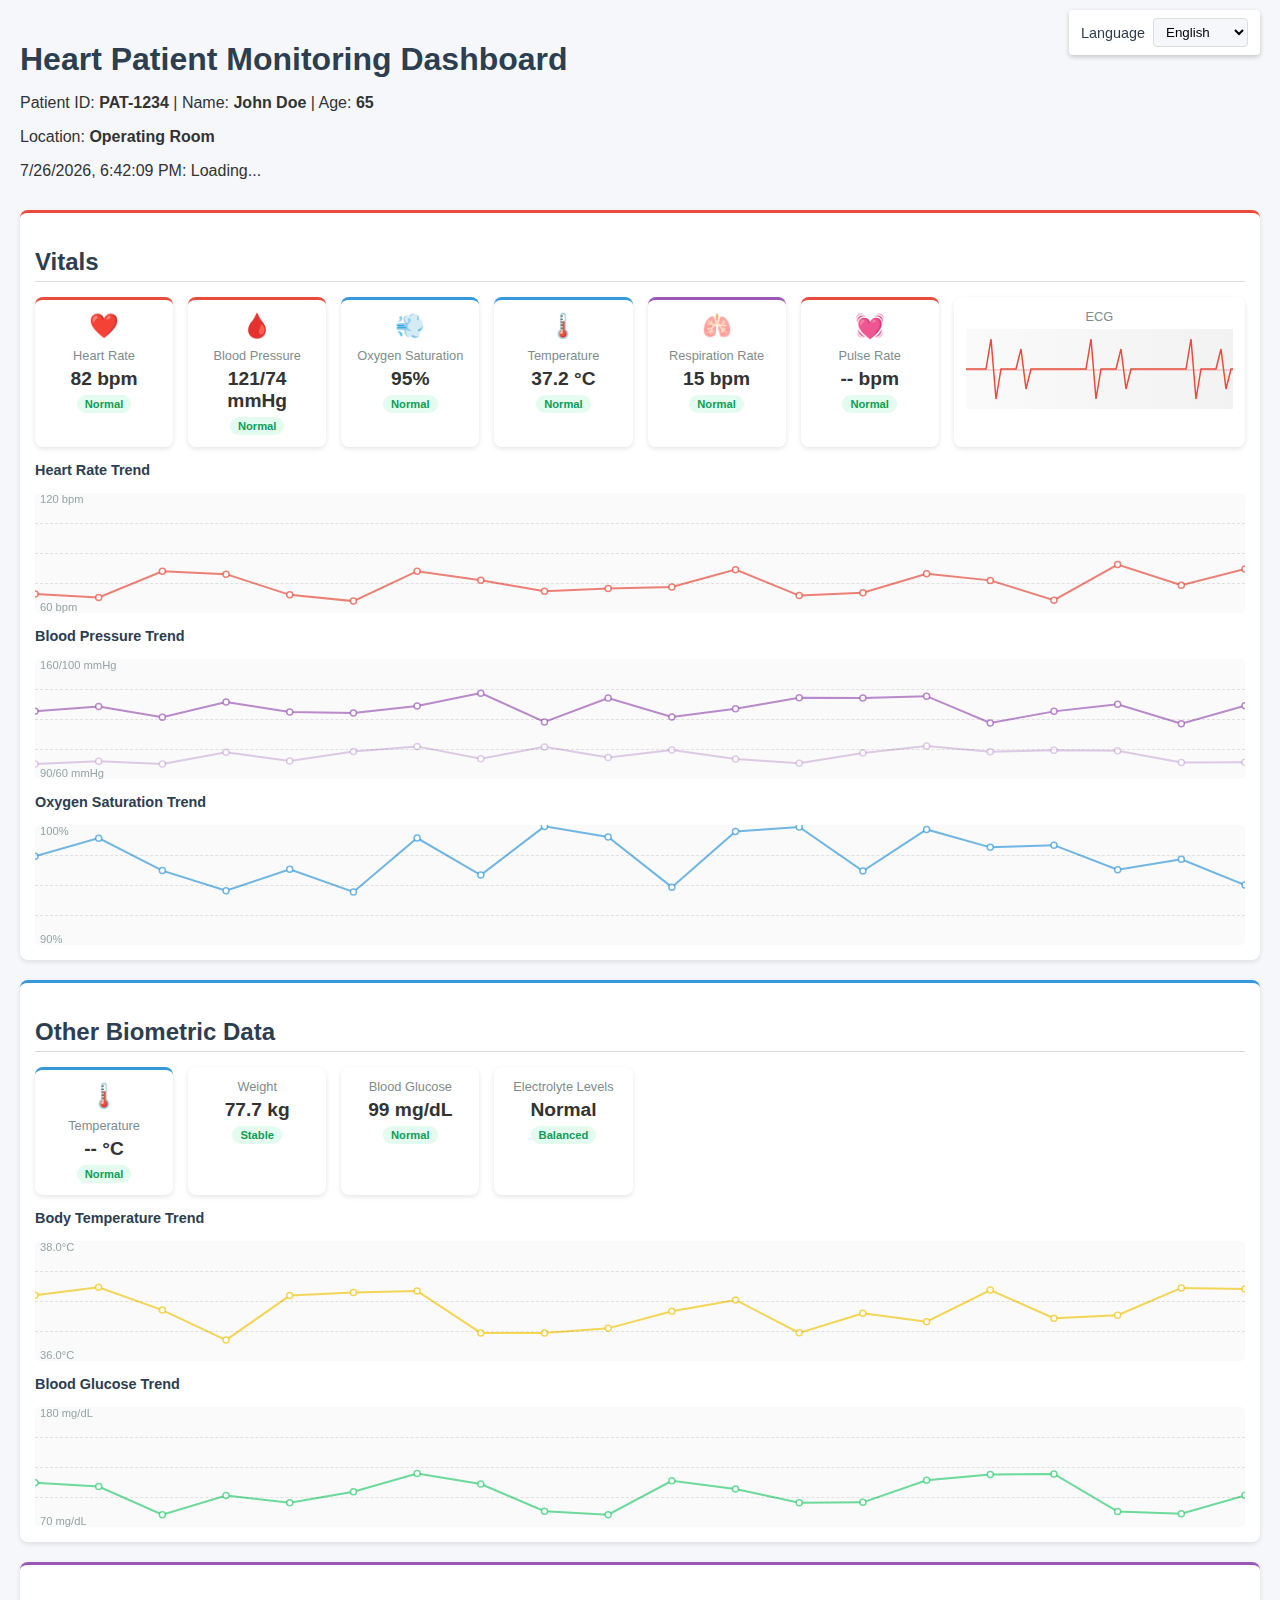
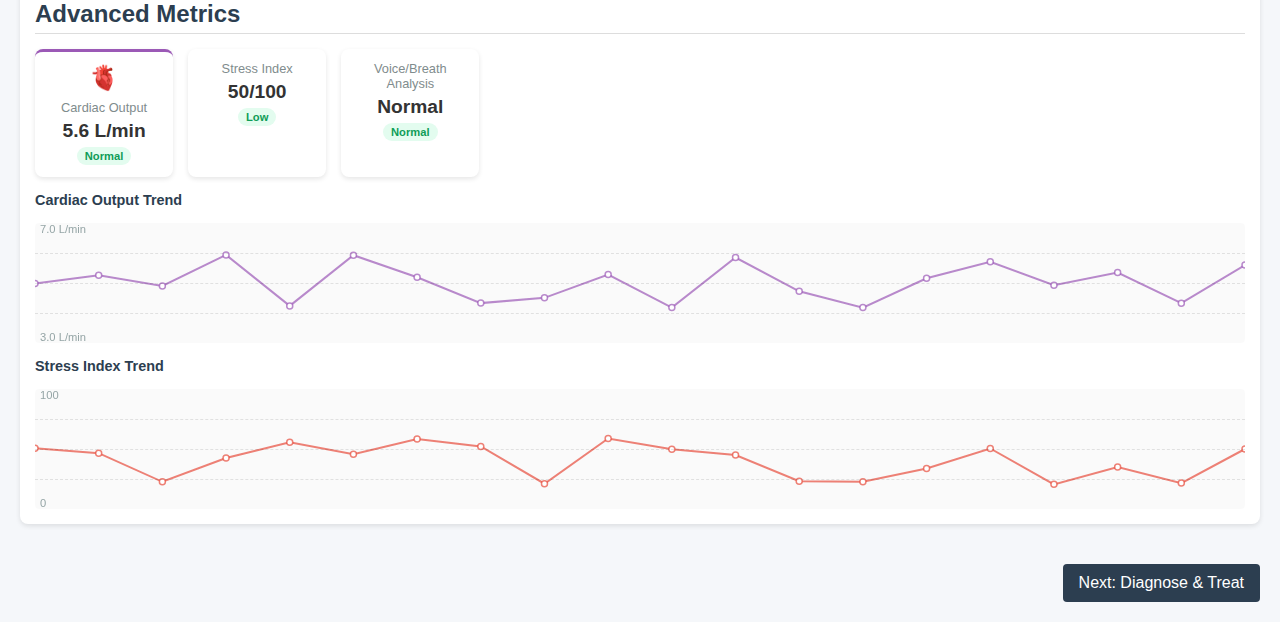
<file: index.html>
<!DOCTYPE html>
<html lang="en">
<head>
    <meta charset="UTF-8">
    <meta name="viewport" content="width=device-width, initial-scale=1.0">
    <title data-i18n="heartPatientMonitoringDashboard">Heart Patient Monitoring Dashboard</title>
    <link rel="stylesheet" href="language-switcher.css">
    <style>
        body {
            font-family: 'Segoe UI', Tahoma, Geneva, Verdana, sans-serif;
            margin: 0;
            padding: 20px;
            background-color: #f5f7fa;
            color: #333;
            box-sizing: border-box;
        }
        *, *:before, *:after {
            box-sizing: inherit;
        }
        header {
            margin-bottom: 30px;
            width: 100%;
        }
        h1 {
            color: #2c3e50;
            margin-bottom: 10px;
        }
        h2 {
            color: #2c3e50;
            margin-bottom: 15px;
            padding-bottom: 5px;
            border-bottom: 1px solid #ddd;
        }
        .dashboard {
            display: flex;
            flex-direction: column;
            width: 100%;
        }
        .section {
            background-color: white;
            border-radius: 8px;
            padding: 15px;
            box-shadow: 0 2px 5px rgba(0,0,0,0.1);
            margin-bottom: 20px;
            width: 100%;
        }
        .card-container {
            display: grid;
            grid-template-columns: repeat(auto-fill, minmax(130px, 1fr));
            gap: 15px;
            width: 100%;
        }
        .card {
            background-color: white;
            border-radius: 8px;
            padding: 12px;
            box-shadow: 0 2px 5px rgba(0,0,0,0.1);
            text-align: center;
            display: flex;
            flex-direction: column;
            align-items: center;
            transition: transform 0.2s;
        }
        .card:hover {
            transform: translateY(-5px);
            box-shadow: 0 5px 15px rgba(0,0,0,0.1);
        }
        .metric-label {
            font-size: 0.8rem;
            color: #7f8c8d;
            margin-bottom: 5px;
        }
        .metric-value {
            font-size: 1.2rem;
            font-weight: bold;
            margin-bottom: 5px;
        }
        .icon {
            font-size: 1.5rem;
            margin-bottom: 8px;
        }
        .status {
            padding: 3px 8px;
            border-radius: 12px;
            font-size: 0.7rem;
            font-weight: 600;
        }
        .status-normal { background-color: #e3fcef; color: #0f9d58; }
        .status-warning { background-color: #fff8e1; color: #ffa000; }
        .status-alert { background-color: #ffebee; color: #d32f2f; }
        
        /* Category colors */
        .cardiovascular { border-top: 3px solid #e74c3c; }
        .biometric { border-top: 3px solid #3498db; }
        .advanced { border-top: 3px solid #9b59b6; }
        
        /* ECG chart placeholder */
        .ecg-chart {
            width: 100%;
            height: 80px;
            background: linear-gradient(to right, rgba(0,0,0,0.02), rgba(0,0,0,0.05));
            position: relative;
            overflow: hidden;
        }
        .ecg-line {
            position: absolute;
            top: 40px;
            left: 0;
            width: 100%;
            height: 2px;
            background-color: rgba(231, 76, 60, 0.2);
        }
        .ecg-wave {
            position: absolute;
            top: 0;
            left: 0;
            width: 100%;
            height: 100%;
            background-image: url("data:image/svg+xml,%3Csvg width='100%25' height='100%25' xmlns='http://www.w3.org/2000/svg'%3E%3Cpath d='M0,40 L20,40 L25,10 L30,70 L35,40 L50,40 L55,20 L60,60 L65,40 L100,40' stroke='%23e74c3c' stroke-width='1.5' fill='none'/%3E%3C/svg%3E");
            background-size: 100px 100%;
            background-repeat: repeat-x;
            animation: ecgMove 2s linear infinite;
        }
        @keyframes ecgMove {
            from { background-position-x: 0; }
            to { background-position-x: -100px; }
        }
        
        /* Chart styles */
        .chart-container {
            width: 100%;
            height: 120px;
            margin-top: 15px;
            position: relative;
        }
        .chart {
            width: 100%;
            height: 100%;
            background-color: rgba(0,0,0,0.02);
            border-radius: 4px;
            position: relative;
        }
        .chart-title {
            font-size: 0.9rem;
            margin-bottom: 5px;
            color: #2c3e50;
            font-weight: 600;
        }
        .chart-label {
            position: absolute;
            font-size: 0.7rem;
            color: #95a5a6;
        }
        .chart-label.y-max {
            top: 0;
            left: 5px;
        }
        .chart-label.y-min {
            bottom: 0;
            left: 5px;
        }
        .chart-grid {
            position: absolute;
            width: 100%;
            height: 100%;
            display: grid;
            grid-template-rows: repeat(4, 1fr);
        }
        .chart-grid-line {
            border-top: 1px dashed rgba(0,0,0,0.1);
        }
        .chart-grid-line:first-child {
            border-top: none;
        }
        .chart-line {
            position: absolute;
            height: 2px;
            background: rgba(231, 76, 60, 0.7);
            bottom: 0;
            width: 100%;
            transform-origin: bottom left;
        }
        .chart-line-hr {
            background: rgba(231, 76, 60, 0.7);
        }
        .chart-line-oxygen {
            background: rgba(52, 152, 219, 0.7);
        }
        .chart-line-bp {
            background: rgba(155, 89, 182, 0.7);
        }
        .chart-line-glucose {
            background: rgba(46, 204, 113, 0.7);
        }
        .chart-point {
            width: 6px;
            height: 6px;
            border-radius: 50%;
            background-color: #fff;
            border: 2px solid rgba(231, 76, 60, 0.7);
            position: absolute;
            transform: translate(-50%, -50%);
        }
        .chart-bar {
            position: absolute;
            bottom: 0;
            width: 8px;
            border-radius: 2px 2px 0 0;
            background-color: rgba(231, 76, 60, 0.7);
        }
        
        .full-width-chart {
            width: 100%;
            margin-top: 15px;
        }
        
        canvas {
            width: 100% !important;
            height: 100% !important;
        }
        
        /* Button styles */
        .btn {
            padding: 10px 16px;
            font-size: 1rem;
            font-weight: 500;
            border: none;
            border-radius: 4px;
            cursor: pointer;
            transition: all 0.2s ease;
            text-decoration: none;
            display: inline-block;
            text-align: center;
        }
        
        .btn-primary {
            background-color: #2c3e50;
            color: white;
        }
        
        .btn-primary:hover {
            background-color: #1a252f;
            transform: translateY(-2px);
            box-shadow: 0 4px 8px rgba(0,0,0,0.1);
        }
        
        .btn-secondary {
            background-color: #95a5a6;
            color: white;
        }
        
        .btn-secondary:hover {
            background-color: #7f8c8d;
            transform: translateY(-2px);
            box-shadow: 0 4px 8px rgba(0,0,0,0.1);
        }
        
        .btn-success {
            background-color: #27ae60;
            color: white;
        }
        
        .btn-success:hover {
            background-color: #2ecc71;
            transform: translateY(-2px);
            box-shadow: 0 4px 8px rgba(0,0,0,0.1);
        }
        
        .btn-container {
            display: flex;
            justify-content: flex-end;
            margin-top: 20px;
        }
        
        /* Decision step pages */
        .page-container {
            max-width: 1200px;
            margin: 0 auto;
            padding: 20px;
            display: none; /* Hidden by default */
        }
        
        .active-page {
            display: block; /* Shown when active */
        }
        
        /* Diagnosis step styles */
        .diagnosis-option {
            background-color: white;
            border-radius: 8px;
            margin-bottom: 15px;
            padding: 15px;
            display: flex;
            align-items: center;
            box-shadow: 0 2px 5px rgba(0,0,0,0.1);
            transition: all 0.2s;
        }
        
        .diagnosis-option:hover {
            transform: translateX(5px);
            box-shadow: 0 4px 8px rgba(0,0,0,0.1);
        }
        
        .diagnosis-option input[type="radio"] {
            margin-right: 15px;
            transform: scale(1.2);
        }
        
        .diagnosis-info {
            flex: 1;
        }
        
        .diagnosis-name {
            font-weight: 600;
            font-size: 1.1rem;
            margin-bottom: 5px;
            color: #2c3e50;
        }
        
        .diagnosis-description {
            color: #7f8c8d;
            font-size: 0.9rem;
        }
        
        .diagnosis-confidence {
            background-color: #ecf0f1;
            color: #2c3e50;
            padding: 3px 8px;
            border-radius: 12px;
            font-size: 0.8rem;
            margin-left: 10px;
        }
        
        /* Medication step styles */
        .medication-card {
            background-color: white;
            border-radius: 8px;
            margin-bottom: 20px;
            padding: 20px;
            box-shadow: 0 2px 5px rgba(0,0,0,0.1);
        }
        
        .medication-header {
            display: flex;
            align-items: center;
            margin-bottom: 15px;
        }
        
        .medication-name {
            font-weight: 600;
            font-size: 1.2rem;
            color: #2c3e50;
            flex: 1;
        }
        
        .medication-meta {
            display: flex;
            gap: 15px;
            margin-bottom: 15px;
        }
        
        .medication-meta-item {
            background-color: #f5f7fa;
            padding: 8px 12px;
            border-radius: 4px;
            font-size: 0.9rem;
        }
        
        .medication-cost {
            color: #16a085;
        }
        
        .medication-stock {
            color: #d35400;
        }
        
        .medication-form-group {
            margin-bottom: 15px;
        }
        
        .medication-label {
            display: block;
            margin-bottom: 5px;
            font-weight: 500;
            color: #2c3e50;
        }
        
        .medication-select, .medication-input {
            width: 100%;
            padding: 8px 12px;
            border: 1px solid #ddd;
            border-radius: 4px;
            font-size: 1rem;
        }
        
        .medication-checkbox {
            margin-right: 10px;
            transform: scale(1.2);
        }
        
        /* Authorization step styles */
        .auth-form {
            background-color: white;
            border-radius: 8px;
            padding: 25px;
            box-shadow: 0 2px 5px rgba(0,0,0,0.1);
            max-width: 500px;
            margin: 0 auto;
        }
        
        .auth-input {
            width: 100%;
            padding: 12px;
            margin-bottom: 20px;
            border: 1px solid #ddd;
            border-radius: 4px;
            font-size: 1rem;
        }
        
        .auth-btn {
            width: 100%;
            padding: 12px;
            font-size: 1.1rem;
            font-weight: 600;
        }
        
        .auth-disclaimer {
            text-align: center;
            margin-top: 20px;
            font-size: 0.9rem;
            color: #7f8c8d;
        }
        
        /* Navigation buttons */
        .nav-buttons {
            display: flex;
            justify-content: space-between;
            margin-top: 30px;
        }
        
        @media (max-width: 768px) {
            .card-container {
                grid-template-columns: repeat(2, 1fr);
            }
        }
    </style>
</head>
<body>
    <header>
        <h1 data-i18n="heartPatientMonitoringDashboard">Heart Patient Monitoring Dashboard</h1>
        <p><span data-i18n="patientId">Patient ID</span>: <strong id="patientId">PAT-1234</strong> | <span data-i18n="patientName">Name</span>: <strong id="patientName">John Doe</strong> | <span data-i18n="patientAge">Age</span>: <strong id="patientAge">65</strong></p>
        <p><span data-i18n="location">Location</span>: <strong data-i18n="operatingRoom">Operating Room</strong></p>
        <p id="last-updated"><span data-i18n="lastUpdated">Last updated</span>: <span data-i18n="loading">Loading...</span></p>
    </header>
    
    <div class="dashboard">
        <!-- Cardiovascular Metrics -->
        <div class="section cardiovascular">
            <h2 data-i18n="vitals">Vitals</h2>
            <div class="card-container">
                <div class="card cardiovascular">
                    <div class="icon">❤️</div>
                    <div class="metric-label" data-i18n="heartRate">Heart Rate</div>
                    <div class="metric-value" id="heart-rate">-- bpm</div>
                    <div class="status status-normal" data-i18n="normal">Normal</div>
                </div>
                <div class="card cardiovascular">
                    <div class="icon">🩸</div>
                    <div class="metric-label" data-i18n="bloodPressure">Blood Pressure</div>
                    <div class="metric-value" id="blood-pressure">--/-- mmHg</div>
                    <div class="status status-normal" data-i18n="normal">Normal</div>
                </div>
                <div class="card biometric">
                    <div class="icon">💨</div>
                    <div class="metric-label" data-i18n="oxygenSaturation">SpO₂</div>
                    <div class="metric-value" id="oxygen">--%</div>
                    <div class="status status-normal" data-i18n="normal">Normal</div>
                </div>
                <div class="card biometric">
                    <div class="icon">🌡️</div>
                    <div class="metric-label" data-i18n="temperature">Temperature</div>
                    <div class="metric-value" id="body-temp">-- °C</div>
                    <div class="status status-normal" data-i18n="normal">Normal</div>
                </div>
                <div class="card advanced">
                    <div class="icon">🫁</div>
                    <div class="metric-label" data-i18n="respiration">Respiratory Rate</div>
                    <div class="metric-value" id="resp-rate">-- bpm</div>
                    <div class="status status-normal" data-i18n="normal">Normal</div>
                </div>
                <div class="card cardiovascular">
                    <div class="icon">💓</div>
                    <div class="metric-label" data-i18n="pulseRate">Pulse Rate</div>
                    <div class="metric-value" id="pulse-rate">-- bpm</div>
                    <div class="status status-normal" data-i18n="normal">Normal</div>
                </div>
                <div class="card" style="grid-column: span 2;">
                    <div class="metric-label" data-i18n="ecg">ECG</div>
                    <div class="ecg-chart">
                        <div class="ecg-line"></div>
                        <div class="ecg-wave"></div>
                    </div>
                </div>
            </div>
            
            <!-- Heart Rate History Chart -->
            <div class="full-width-chart">
                <div class="chart-title" data-i18n="heartRateTrend">Heart Rate Trend</div>
                <div class="chart-container" id="heart-rate-chart">
                    <div class="chart">
                        <div class="chart-grid">
                            <div class="chart-grid-line"></div>
                            <div class="chart-grid-line"></div>
                            <div class="chart-grid-line"></div>
                            <div class="chart-grid-line"></div>
                        </div>
                        <div class="chart-label y-max">120 bpm</div>
                        <div class="chart-label y-min">60 bpm</div>
                        <canvas id="hr-canvas"></canvas>
                    </div>
                </div>
            </div>
            
            <!-- Blood Pressure History Chart -->
            <div class="full-width-chart">
                <div class="chart-title" data-i18n="bloodPressureTrend">Blood Pressure Trend</div>
                <div class="chart-container" id="bp-chart">
                    <div class="chart">
                        <div class="chart-grid">
                            <div class="chart-grid-line"></div>
                            <div class="chart-grid-line"></div>
                            <div class="chart-grid-line"></div>
                            <div class="chart-grid-line"></div>
                        </div>
                        <div class="chart-label y-max">160/100 mmHg</div>
                        <div class="chart-label y-min">90/60 mmHg</div>
                        <canvas id="bp-canvas"></canvas>
                    </div>
                </div>
            </div>
            
            <!-- SpO2 History Chart -->
            <div class="full-width-chart">
                <div class="chart-title" data-i18n="oxygenSaturationTrend">Oxygen Saturation Trend</div>
                <div class="chart-container" id="spo2-chart">
                    <div class="chart">
                        <div class="chart-grid">
                            <div class="chart-grid-line"></div>
                            <div class="chart-grid-line"></div>
                            <div class="chart-grid-line"></div>
                            <div class="chart-grid-line"></div>
                        </div>
                        <div class="chart-label y-max">100%</div>
                        <div class="chart-label y-min">90%</div>
                        <canvas id="spo2-canvas"></canvas>
                    </div>
                </div>
            </div>
        </div>

        <!-- Other Biometric Data -->
        <div class="section biometric">
            <h2 data-i18n="otherBiometricData">Other Biometric Data</h2>
            <div class="card-container">
                <div class="card biometric">
                    <div class="icon">🌡️</div>
                    <div class="metric-label" data-i18n="temperature">Temperature</div>
                    <div class="metric-value" id="body-temp">-- °C</div>
                    <div class="status status-normal" data-i18n="normal">Normal</div>
                </div>
                <div class="card">
                    <div class="metric-label" data-i18n="weight">Weight</div>
                    <div class="metric-value" id="weight">-- <span data-i18n="kg">kg</span></div>
                    <div class="status status-normal" data-i18n="stable">Stable</div>
                </div>
                <div class="card">
                    <div class="metric-label" data-i18n="bloodGlucose">Blood Glucose</div>
                    <div class="metric-value" id="glucose">-- <span data-i18n="mgDl">mg/dL</span></div>
                    <div class="status status-normal" data-i18n="normal">Normal</div>
                </div>
                <div class="card">
                    <div class="metric-label" data-i18n="electrolyteLevels">Electrolyte Levels</div>
                    <div class="metric-value" id="electrolytes">--</div>
                    <div class="status status-normal" data-i18n="balanced">Balanced</div>
                </div>
            </div>
            
            <!-- Temperature History Chart -->
            <div class="full-width-chart">
                <div class="chart-title" data-i18n="bodyTempTrend">Body Temperature Trend</div>
                <div class="chart-container" id="temp-chart">
                    <div class="chart">
                        <div class="chart-grid">
                            <div class="chart-grid-line"></div>
                            <div class="chart-grid-line"></div>
                            <div class="chart-grid-line"></div>
                            <div class="chart-grid-line"></div>
                        </div>
                        <div class="chart-label y-max">38.0°C</div>
                        <div class="chart-label y-min">36.0°C</div>
                        <canvas id="temp-canvas"></canvas>
                    </div>
                </div>
            </div>
            
            <!-- Glucose History Chart -->
            <div class="full-width-chart">
                <div class="chart-title" data-i18n="glucoseTrend">Blood Glucose Trend</div>
                <div class="chart-container" id="glucose-chart">
                    <div class="chart">
                        <div class="chart-grid">
                            <div class="chart-grid-line"></div>
                            <div class="chart-grid-line"></div>
                            <div class="chart-grid-line"></div>
                            <div class="chart-grid-line"></div>
                        </div>
                        <div class="chart-label y-max">180 mg/dL</div>
                        <div class="chart-label y-min">70 mg/dL</div>
                        <canvas id="glucose-canvas"></canvas>
                    </div>
                </div>
            </div>
        </div>

        <!-- Advanced Metrics -->
        <div class="section advanced">
            <h2 data-i18n="advancedMetrics">Advanced Metrics</h2>
            <div class="card-container">
                <div class="card advanced">
                    <div class="icon">🫀</div>
                    <div class="metric-label" data-i18n="cardiacOutput">Cardiac Output</div>
                    <div class="metric-value" id="cardiac-output">-- L/min</div>
                    <div class="status status-normal" data-i18n="normal">Normal</div>
                </div>
                <div class="card">
                    <div class="metric-label" data-i18n="stressIndex">Stress Index</div>
                    <div class="metric-value" id="stress">--</div>
                    <div class="status status-normal" data-i18n="low">Low</div>
                </div>
                <div class="card">
                    <div class="metric-label" data-i18n="voiceBreathAnalysis">Voice/Breath Analysis</div>
                    <div class="metric-value" id="voice-breath">--</div>
                    <div class="status status-normal" data-i18n="normal">Normal</div>
                </div>
            </div>
            
            <!-- Cardiac Output Chart -->
            <div class="full-width-chart">
                <div class="chart-title" data-i18n="cardiacOutputTrend">Cardiac Output Trend</div>
                <div class="chart-container" id="cardiac-chart">
                    <div class="chart">
                        <div class="chart-grid">
                            <div class="chart-grid-line"></div>
                            <div class="chart-grid-line"></div>
                            <div class="chart-grid-line"></div>
                            <div class="chart-grid-line"></div>
                        </div>
                        <div class="chart-label y-max">7.0 L/min</div>
                        <div class="chart-label y-min">3.0 L/min</div>
                        <canvas id="cardiac-canvas"></canvas>
                    </div>
                </div>
            </div>
            
            <!-- Stress Index Chart -->
            <div class="full-width-chart">
                <div class="chart-title" data-i18n="stressIndexTrend">Stress Index Trend</div>
                <div class="chart-container" id="stress-chart">
                    <div class="chart">
                        <div class="chart-grid">
                            <div class="chart-grid-line"></div>
                            <div class="chart-grid-line"></div>
                            <div class="chart-grid-line"></div>
                            <div class="chart-grid-line"></div>
                        </div>
                        <div class="chart-label y-max">100</div>
                        <div class="chart-label y-min">0</div>
                        <canvas id="stress-canvas"></canvas>
                    </div>
                </div>
            </div>
        </div>
    </div>

    <!-- Next Button -->
    <div class="btn-container">
        <a href="diagnosis.html" class="btn btn-primary" data-i18n="nextDiagnoseTreat">Next: Diagnose & Treat</a>
    </div>

    <!-- Add translations.js BEFORE other scripts -->
    <script src="translations.js"></script>
    <script>
        // Data arrays to store history for charts
        const dataPoints = 20; // Number of data points to display
        
        // Generate initial varied data instead of flat lines
        function generateRandomData(baseValue, variance, count) {
            return Array(count).fill(0).map(() => baseValue + (Math.random() * variance * 2) - variance);
        }
        
        // Initialize with varied data
        const hrHistory = generateRandomData(75, 10, dataPoints);
        const systolicHistory = generateRandomData(120, 15, dataPoints);
        const diastolicHistory = generateRandomData(80, 8, dataPoints);
        const spo2History = generateRandomData(97, 3, dataPoints);
        const tempHistory = generateRandomData(36.8, 0.5, dataPoints);
        const glucoseHistory = generateRandomData(100, 20, dataPoints);
        const cardiacHistory = generateRandomData(5.0, 1.0, dataPoints);
        const stressHistory = generateRandomData(40, 20, dataPoints);
        
        // Function to set canvas dimensions
        function setCanvasDimensions() {
            const canvases = document.querySelectorAll('canvas');
            canvases.forEach(canvas => {
                const container = canvas.parentElement;
                canvas.width = container.clientWidth;
                canvas.height = container.clientHeight;
            });
        }
        
        // Initialize all chart canvases
        function initializeCharts() {
            setCanvasDimensions();
            drawLineChart('hr-canvas', hrHistory, 60, 120, 'rgba(231, 76, 60, 0.7)');
            drawDualLineChart('bp-canvas', systolicHistory, diastolicHistory, 60, 160, 'rgba(155, 89, 182, 0.7)', 'rgba(155, 89, 182, 0.3)');
            drawLineChart('spo2-canvas', spo2History, 90, 100, 'rgba(52, 152, 219, 0.7)');
            drawLineChart('temp-canvas', tempHistory, 36, 38, 'rgba(241, 196, 15, 0.7)');
            drawLineChart('glucose-canvas', glucoseHistory, 70, 180, 'rgba(46, 204, 113, 0.7)');
            drawLineChart('cardiac-canvas', cardiacHistory, 3, 7, 'rgba(155, 89, 182, 0.7)');
            drawLineChart('stress-canvas', stressHistory, 0, 100, 'rgba(231, 76, 60, 0.7)');
        }
        
        // Function to draw a line chart
        function drawLineChart(canvasId, data, minValue, maxValue, lineColor) {
            const canvas = document.getElementById(canvasId);
            if (!canvas) return;
            
            const ctx = canvas.getContext('2d');
            const width = canvas.width;
            const height = canvas.height;
            
            // Clear canvas
            ctx.clearRect(0, 0, width, height);
            
            // Draw line
            ctx.beginPath();
            ctx.strokeStyle = lineColor;
            ctx.lineWidth = 2;
            
            const valueRange = maxValue - minValue;
            const pointSpacing = width / (dataPoints - 1);
            
            for (let i = 0; i < data.length; i++) {
                const x = i * pointSpacing;
                const normalizedY = (data[i] - minValue) / valueRange;
                const y = height - (normalizedY * height);
                
                if (i === 0) {
                    ctx.moveTo(x, y);
                } else {
                    ctx.lineTo(x, y);
                }
            }
            
            ctx.stroke();
            
            // Draw points
            for (let i = 0; i < data.length; i++) {
                const x = i * pointSpacing;
                const normalizedY = (data[i] - minValue) / valueRange;
                const y = height - (normalizedY * height);
                
                ctx.beginPath();
                ctx.arc(x, y, 3, 0, Math.PI * 2);
                ctx.fillStyle = 'white';
                ctx.fill();
                ctx.strokeStyle = lineColor;
                ctx.lineWidth = 1.5;
                ctx.stroke();
            }
        }
        
        // Function to draw a dual line chart (for blood pressure)
        function drawDualLineChart(canvasId, data1, data2, minValue, maxValue, line1Color, line2Color) {
            const canvas = document.getElementById(canvasId);
            if (!canvas) return;
            
            const ctx = canvas.getContext('2d');
            const width = canvas.width;
            const height = canvas.height;
            
            // Clear canvas
            ctx.clearRect(0, 0, width, height);
            
            // Draw first line (systolic)
            ctx.beginPath();
            ctx.strokeStyle = line1Color;
            ctx.lineWidth = 2;
            
            const valueRange = maxValue - minValue;
            const pointSpacing = width / (dataPoints - 1);
            
            for (let i = 0; i < data1.length; i++) {
                const x = i * pointSpacing;
                const normalizedY = (data1[i] - minValue) / valueRange;
                const y = height - (normalizedY * height);
                
                if (i === 0) {
                    ctx.moveTo(x, y);
                } else {
                    ctx.lineTo(x, y);
                }
            }
            
            ctx.stroke();
            
            // Draw second line (diastolic)
            ctx.beginPath();
            ctx.strokeStyle = line2Color;
            ctx.lineWidth = 2;
            
            for (let i = 0; i < data2.length; i++) {
                const x = i * pointSpacing;
                const normalizedY = (data2[i] - minValue) / valueRange;
                const y = height - (normalizedY * height);
                
                if (i === 0) {
                    ctx.moveTo(x, y);
                } else {
                    ctx.lineTo(x, y);
                }
            }
            
            ctx.stroke();
            
            // Draw points for both lines
            for (let i = 0; i < data1.length; i++) {
                // Systolic points
                const x1 = i * pointSpacing;
                const normalizedY1 = (data1[i] - minValue) / valueRange;
                const y1 = height - (normalizedY1 * height);
                
                ctx.beginPath();
                ctx.arc(x1, y1, 3, 0, Math.PI * 2);
                ctx.fillStyle = 'white';
                ctx.fill();
                ctx.strokeStyle = line1Color;
                ctx.lineWidth = 1.5;
                ctx.stroke();
                
                // Diastolic points
                const x2 = i * pointSpacing;
                const normalizedY2 = (data2[i] - minValue) / valueRange;
                const y2 = height - (normalizedY2 * height);
                
                ctx.beginPath();
                ctx.arc(x2, y2, 3, 0, Math.PI * 2);
                ctx.fillStyle = 'white';
                ctx.fill();
                ctx.strokeStyle = line2Color;
                ctx.lineWidth = 1.5;
                ctx.stroke();
            }
        }
        
        // Function to generate random values for demonstration
        function updateMockData() {
            // Cardiovascular
            const heartRate = Math.floor(70 + Math.random() * 15);
            document.getElementById('heart-rate').textContent = heartRate + ' bpm';
            
            const systolic = Math.floor(110 + Math.random() * 20);
            const diastolic = Math.floor(70 + Math.random() * 10);
            document.getElementById('blood-pressure').textContent = systolic + '/' + diastolic + ' mmHg';
            
            const oxygen = Math.floor(94 + Math.random() * 5);
            document.getElementById('oxygen').textContent = oxygen + '%';
            if (oxygen < 95) {
                document.getElementById('oxygen').nextElementSibling.className = 'status status-warning';
                document.getElementById('oxygen').nextElementSibling.textContent = 'Low';
            } else {
                document.getElementById('oxygen').nextElementSibling.className = 'status status-normal';
                document.getElementById('oxygen').nextElementSibling.textContent = 'Normal';
            }
            
            const respRate = Math.floor(12 + Math.random() * 6);
            document.getElementById('resp-rate').textContent = respRate + ' bpm';

            // Biometric
            const bodyTemp = (36.5 + Math.random() * 1).toFixed(1);
            document.getElementById('body-temp').textContent = bodyTemp + ' °C';
            if (bodyTemp > 37.2) {
                document.getElementById('body-temp').nextElementSibling.className = 'status status-warning';
                document.getElementById('body-temp').nextElementSibling.textContent = 'Elevated';
            } else {
                document.getElementById('body-temp').nextElementSibling.className = 'status status-normal';
                document.getElementById('body-temp').nextElementSibling.textContent = 'Normal';
            }
            
            document.getElementById('weight').textContent = (70 + Math.random() * 10).toFixed(1) + ' kg';
            
            const glucose = Math.floor(80 + Math.random() * 60);
            document.getElementById('glucose').textContent = glucose + ' mg/dL';
            if (glucose > 120) {
                document.getElementById('glucose').nextElementSibling.className = 'status status-warning';
                document.getElementById('glucose').nextElementSibling.textContent = 'Elevated';
            } else {
                document.getElementById('glucose').nextElementSibling.className = 'status status-normal';
                document.getElementById('glucose').nextElementSibling.textContent = 'Normal';
            }
            
            document.getElementById('electrolytes').textContent = 'Normal';

            // Advanced
            const cardiacOutput = (4 + Math.random() * 2).toFixed(1);
            document.getElementById('cardiac-output').textContent = cardiacOutput + ' L/min';
            
            const stress = Math.floor(Math.random() * 100);
            document.getElementById('stress').textContent = stress + '/100';
            if (stress > 70) {
                document.getElementById('stress').nextElementSibling.className = 'status status-warning';
                document.getElementById('stress').nextElementSibling.textContent = 'High';
            } else {
                document.getElementById('stress').nextElementSibling.className = 'status status-normal';
                document.getElementById('stress').nextElementSibling.textContent = 'Low';
            }
            
            document.getElementById('voice-breath').textContent = 'Normal';

            // Update timestamp
            const now = new Date();
            document.querySelector('#last-updated span').textContent = now.toLocaleString();
            
            // Update history arrays
            hrHistory.push(heartRate);
            hrHistory.shift();
            
            systolicHistory.push(systolic);
            systolicHistory.shift();
            
            diastolicHistory.push(diastolic);
            diastolicHistory.shift();
            
            spo2History.push(oxygen);
            spo2History.shift();
            
            tempHistory.push(parseFloat(bodyTemp));
            tempHistory.shift();
            
            glucoseHistory.push(glucose);
            glucoseHistory.shift();
            
            cardiacHistory.push(parseFloat(cardiacOutput));
            cardiacHistory.shift();
            
            stressHistory.push(stress);
            stressHistory.shift();
            
            // Redraw charts
            drawLineChart('hr-canvas', hrHistory, 60, 120, 'rgba(231, 76, 60, 0.7)');
            drawDualLineChart('bp-canvas', systolicHistory, diastolicHistory, 60, 160, 'rgba(155, 89, 182, 0.7)', 'rgba(155, 89, 182, 0.3)');
            drawLineChart('spo2-canvas', spo2History, 90, 100, 'rgba(52, 152, 219, 0.7)');
            drawLineChart('temp-canvas', tempHistory, 36, 38, 'rgba(241, 196, 15, 0.7)');
            drawLineChart('glucose-canvas', glucoseHistory, 70, 180, 'rgba(46, 204, 113, 0.7)');
            drawLineChart('cardiac-canvas', cardiacHistory, 3, 7, 'rgba(155, 89, 182, 0.7)');
            drawLineChart('stress-canvas', stressHistory, 0, 100, 'rgba(231, 76, 60, 0.7)');
        }

        // Handle window resize
        window.addEventListener('resize', function() {
            setCanvasDimensions();
            
            // Redraw all charts
            drawLineChart('hr-canvas', hrHistory, 60, 120, 'rgba(231, 76, 60, 0.7)');
            drawDualLineChart('bp-canvas', systolicHistory, diastolicHistory, 60, 160, 'rgba(155, 89, 182, 0.7)', 'rgba(155, 89, 182, 0.3)');
            drawLineChart('spo2-canvas', spo2History, 90, 100, 'rgba(52, 152, 219, 0.7)');
            drawLineChart('temp-canvas', tempHistory, 36, 38, 'rgba(241, 196, 15, 0.7)');
            drawLineChart('glucose-canvas', glucoseHistory, 70, 180, 'rgba(46, 204, 113, 0.7)');
            drawLineChart('cardiac-canvas', cardiacHistory, 3, 7, 'rgba(155, 89, 182, 0.7)');
            drawLineChart('stress-canvas', stressHistory, 0, 100, 'rgba(231, 76, 60, 0.7)');
        });

        // Initialize everything when the page loads
        window.addEventListener('load', function() {
            initializeCharts();
            updateMockData(); // Initial data update
            
            // Store patient info in localStorage for other pages
            localStorage.setItem('patientId', 'PAT-1234');
            localStorage.setItem('patientName', 'John Doe');
            localStorage.setItem('patientAge', '65');
        });

        // Update every 10 seconds
        setInterval(updateMockData, 10000);

        // Make sure translation features are initialized
        document.addEventListener('DOMContentLoaded', function() {
            // This will ensure the language switcher appears and works
            if (typeof addLanguageSwitcher === 'function') {
                addLanguageSwitcher();
                initializeLanguage();
            }
        });
    </script>
</body>
</html>
</file>
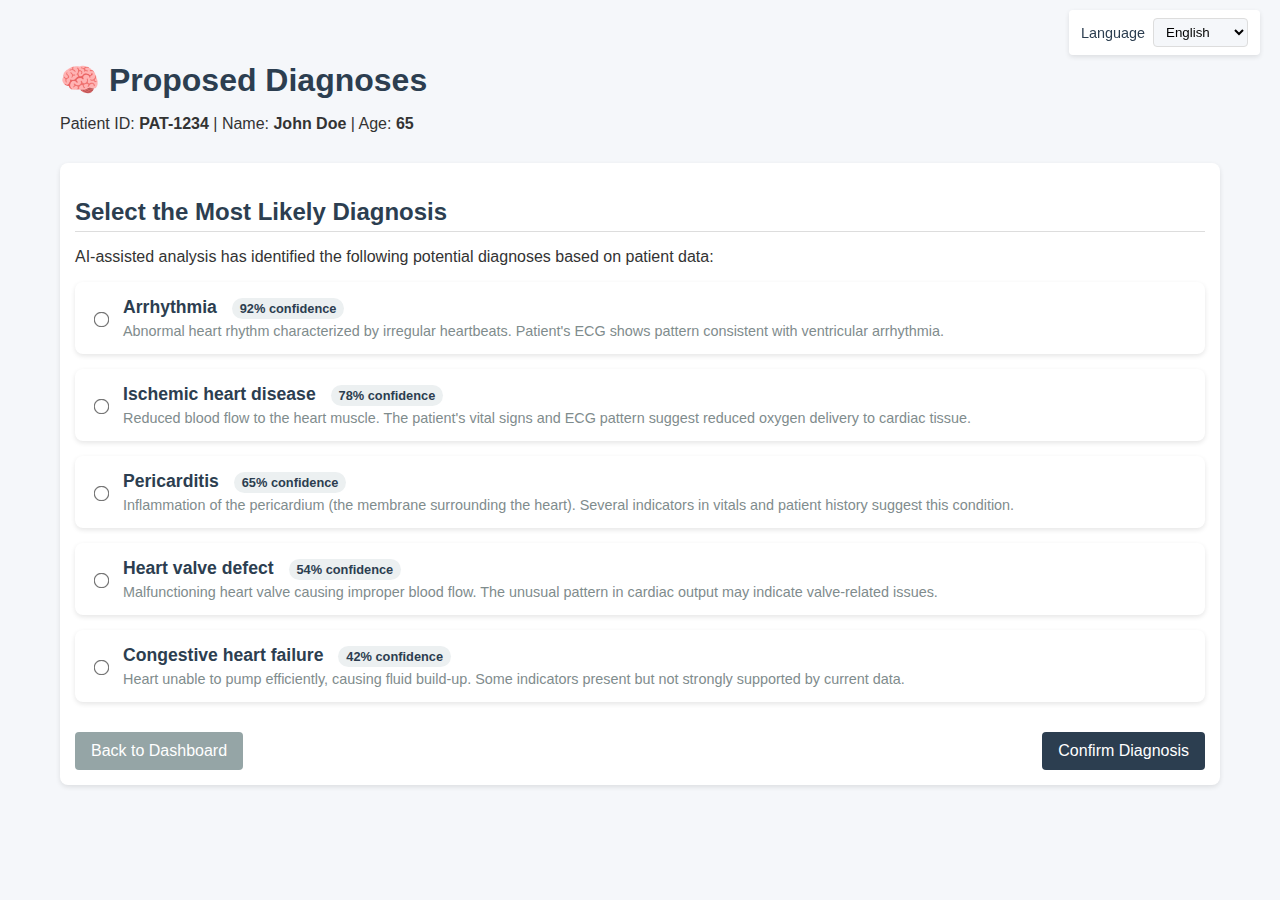
<file: authorization.html>
<!DOCTYPE html>
<html lang="en">
<head>
    <meta charset="UTF-8">
    <meta name="viewport" content="width=device-width, initial-scale=1.0">
    <title data-i18n="authorizationRequired">Treatment Authorization</title>
    <link rel="stylesheet" href="language-switcher.css">
    <style>
        body {
            font-family: 'Segoe UI', Tahoma, Geneva, Verdana, sans-serif;
            margin: 0;
            padding: 20px;
            background-color: #f5f7fa;
            color: #333;
            box-sizing: border-box;
        }
        *, *:before, *:after {
            box-sizing: inherit;
        }
        header {
            margin-bottom: 30px;
            width: 100%;
        }
        h1 {
            color: #2c3e50;
            margin-bottom: 10px;
        }
        h2 {
            color: #2c3e50;
            margin-bottom: 15px;
            padding-bottom: 5px;
            border-bottom: 1px solid #ddd;
        }
        .section {
            background-color: white;
            border-radius: 8px;
            padding: 15px;
            box-shadow: 0 2px 5px rgba(0,0,0,0.1);
            margin-bottom: 20px;
            width: 100%;
        }
        .page-container {
            max-width: 1200px;
            margin: 0 auto;
            padding: 20px;
        }
        
        /* Button styles */
        .btn {
            padding: 10px 16px;
            font-size: 1rem;
            font-weight: 500;
            border: none;
            border-radius: 4px;
            cursor: pointer;
            transition: all 0.2s ease;
            text-decoration: none;
            display: inline-block;
            text-align: center;
        }
        
        .btn-primary {
            background-color: #2c3e50;
            color: white;
        }
        
        .btn-primary:hover {
            background-color: #1a252f;
            transform: translateY(-2px);
            box-shadow: 0 4px 8px rgba(0,0,0,0.1);
        }
        
        .btn-secondary {
            background-color: #95a5a6;
            color: white;
        }
        
        .btn-secondary:hover {
            background-color: #7f8c8d;
            transform: translateY(-2px);
            box-shadow: 0 4px 8px rgba(0,0,0,0.1);
        }
        
        .btn-success {
            background-color: #27ae60;
            color: white;
        }
        
        .btn-success:hover {
            background-color: #2ecc71;
            transform: translateY(-2px);
            box-shadow: 0 4px 8px rgba(0,0,0,0.1);
        }
        
        /* Authorization step styles */
        .auth-form {
            background-color: white;
            border-radius: 8px;
            padding: 25px;
            box-shadow: 0 2px 5px rgba(0,0,0,0.1);
            max-width: 500px;
            margin: 0 auto;
        }
        
        .auth-input {
            width: 100%;
            padding: 12px;
            margin-bottom: 20px;
            border: 1px solid #ddd;
            border-radius: 4px;
            font-size: 1rem;
        }
        
        .auth-btn {
            width: 100%;
            padding: 12px;
            font-size: 1.1rem;
            font-weight: 600;
        }
        
        .auth-disclaimer {
            text-align: center;
            margin-top: 20px;
            font-size: 0.9rem;
            color: #7f8c8d;
        }
        
        .medication-form-group {
            margin-bottom: 15px;
        }
        
        .medication-label {
            display: block;
            margin-bottom: 5px;
            font-weight: 500;
            color: #2c3e50;
        }
        
        .medication-select {
            width: 100%;
            padding: 8px 12px;
            border: 1px solid #ddd;
            border-radius: 4px;
            font-size: 1rem;
        }
        
        /* Summary styles */
        .summary-container {
            background-color: #f9f9f9;
            border-radius: 8px;
            padding: 15px;
            margin-bottom: 25px;
            border-left: 4px solid #3498db;
        }
        
        .summary-title {
            font-weight: 600;
            color: #2c3e50;
            margin-bottom: 10px;
        }
        
        .summary-item {
            padding: 8px 0;
            border-bottom: 1px solid #eee;
        }
        
        .summary-item:last-child {
            border-bottom: none;
        }
        
        /* Navigation buttons */
        .nav-buttons {
            display: flex;
            justify-content: space-between;
            margin-top: 30px;
        }
    </style>
</head>
<body>
    <div class="page-container">
        <header>
            <h1 data-i18n="authorizationRequired">🔐 Authorization Required</h1>
            <p><span data-i18n="patientId">Patient ID</span>: <strong id="patientId">PAT-1234</strong> | <span data-i18n="patientName">Name</span>: <strong id="patientName">John Doe</strong> | <span data-i18n="patientAge">Age</span>: <strong id="patientAge">65</strong></p>
            <p><span data-i18n="selectedDiagnosis">Selected Diagnosis</span>: <strong id="authDiagnosis">-</strong></p>
        </header>
        
        <div class="section">
            <h2 data-i18n="treatmentSummary">Treatment Summary</h2>
            <div class="summary-container">
                <div class="summary-title" data-i18n="selectedMedicationsAndTreatment">Selected Medications and Treatment</div>
                <div id="medicationsSummary">
                    <!-- Summary will be populated by JavaScript -->
                </div>
            </div>
            
            <h2 data-i18n="confirmIdentity">Confirm Your Identity</h2>
            <p data-i18n="proceedWithTreatments">To proceed with the selected treatments, please confirm your identity:</p>
            
            <form id="authForm" class="auth-form">
                <div class="medication-form-group">
                    <label class="medication-label" data-i18n="doctorId">Doctor ID:</label>
                    <input type="text" class="auth-input" name="doctor-id" placeholder="Enter your ID number" data-i18n="doctorIdPlaceholder" required>
                </div>
                
                <div class="medication-form-group">
                    <label class="medication-label" data-i18n="password">Password:</label>
                    <input type="password" class="auth-input" name="password" placeholder="Enter your password" data-i18n="passwordPlaceholder" required>
                </div>
                
                <div class="medication-form-group">
                    <label class="medication-label" data-i18n="confirmOperationRoom">Confirm Operation Room:</label>
                    <select class="medication-select" name="final-room" required>
                        <option value="" data-i18n="selectOperationRoom">-- Select Operation Room --</option>
                        <option value="OR1" data-i18n="operationRoom1">Operation Room 1</option>
                        <option value="OR2" data-i18n="operationRoom2">Operation Room 2</option>
                        <option value="OR3" data-i18n="operationRoom3">Operation Room 3</option>
                        <option value="ICU" data-i18n="icu">Intensive Care Unit</option>
                    </select>
                </div>
                
                <button type="submit" class="btn btn-success auth-btn" data-i18n="confirmProceedOperation">Confirm and Proceed to Operation</button>
                
                <p class="auth-disclaimer" data-i18n="byConfirming">By confirming, you acknowledge that you've reviewed all selected treatments and accept responsibility for this medical decision.</p>
            </form>
            
            <div class="nav-buttons">
                <a href="medications.html" class="btn btn-secondary" data-i18n="backToTreatments">Back to Treatments</a>
            </div>
        </div>
    </div>

    <script src="translations.js"></script>
    <script>
        document.addEventListener('DOMContentLoaded', function() {
            // Load patient and diagnosis info
            const diagnosis = localStorage.getItem('selectedDiagnosis');
            if (diagnosis) {
                document.getElementById('authDiagnosis').textContent = diagnosis;
            } else {
                // If no diagnosis is found, redirect back to diagnosis page
                alert(getTranslation('diagnosisRequired'));
                window.location.href = 'diagnosis.html';
                return;
            }
            
            // Load medications data
            const medicationsJSON = localStorage.getItem('selectedMedications');
            if (!medicationsJSON) {
                alert(getTranslation('atLeastOneMedication'));
                window.location.href = 'medications.html';
                return;
            }
            
            const medicationsData = JSON.parse(medicationsJSON);
            const medicationsSummaryElement = document.getElementById('medicationsSummary');
            
            // Display each selected medication
            medicationsData.forEach(medication => {
                const medicationElement = document.createElement('div');
                medicationElement.className = 'summary-item';
                
                // Determine room name based on room code
                let roomName = '';
                switch (medication.room) {
                    case 'OR1': 
                        roomName = getTranslation('operationRoom1');
                        break;
                    case 'OR2': 
                        roomName = getTranslation('operationRoom2');
                        break;
                    case 'OR3': 
                        roomName = getTranslation('operationRoom3');
                        break;
                    case 'ICU': 
                        roomName = getTranslation('icu');
                        break;
                    default: 
                        roomName = medication.room;
                }
                
                // Determine delivery method
                const deliveryMethod = medication.delivery === 'tube' 
                    ? getTranslation('automatedTube') 
                    : getTranslation('byNurse');
                
                medicationElement.innerHTML = `
                    <strong>${medication.name}</strong><br>
                    ${getTranslation('deliveryMethod')}: ${deliveryMethod}<br>
                    ${getTranslation('targetRoom')}: ${roomName}<br>
                    ${medication.instructions ? `${getTranslation('extraInstructions')}: ${medication.instructions}` : ''}
                `;
                
                medicationsSummaryElement.appendChild(medicationElement);
            });
            
            // Load patient info
            const patientId = localStorage.getItem('patientId');
            const patientName = localStorage.getItem('patientName');
            const patientAge = localStorage.getItem('patientAge');
            
            if (patientId) document.getElementById('patientId').textContent = patientId;
            if (patientName) document.getElementById('patientName').textContent = patientName;
            if (patientAge) document.getElementById('patientAge').textContent = patientAge;
            
            // Handle form submission
            document.getElementById('authForm').addEventListener('submit', function(e) {
                e.preventDefault();
                
                // In a real application, we would validate credentials here
                // For demo purposes, we'll just show a success message
                alert(getTranslation('authorizationSuccessful'));
                
                // Redirect to dashboard or operation page
                window.location.href = 'index.html';
            });
        });
    </script>
</body>
</html>
</file>
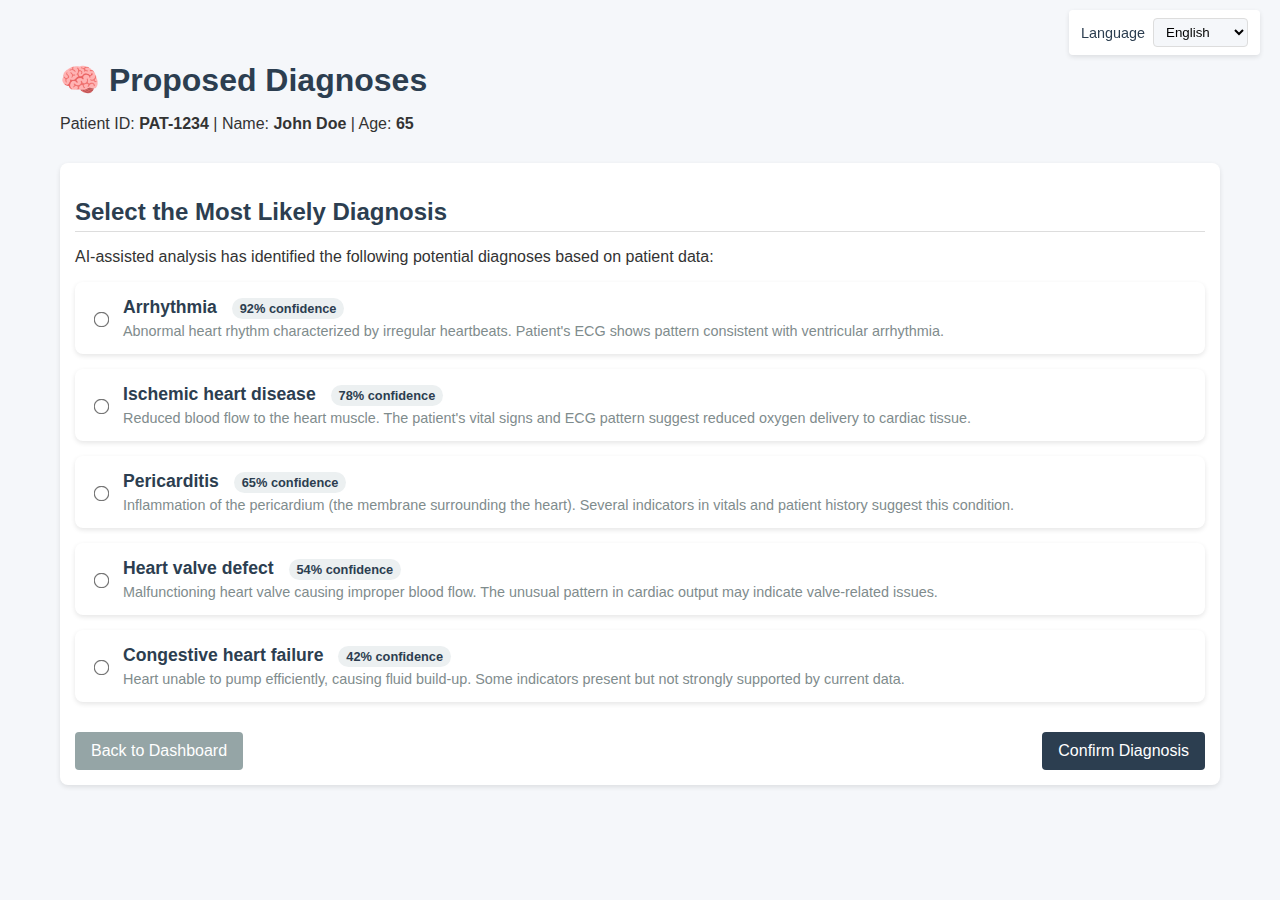
<file: diagnosis.html>
<!DOCTYPE html>
<html lang="en">
<head>
    <meta charset="UTF-8">
    <meta name="viewport" content="width=device-width, initial-scale=1.0">
    <title data-i18n="proposedDiagnoses">Patient Diagnosis Selection</title>
    <link rel="stylesheet" href="language-switcher.css">
    <style>
        body {
            font-family: 'Segoe UI', Tahoma, Geneva, Verdana, sans-serif;
            margin: 0;
            padding: 20px;
            background-color: #f5f7fa;
            color: #333;
            box-sizing: border-box;
        }
        *, *:before, *:after {
            box-sizing: inherit;
        }
        header {
            margin-bottom: 30px;
            width: 100%;
        }
        h1 {
            color: #2c3e50;
            margin-bottom: 10px;
        }
        h2 {
            color: #2c3e50;
            margin-bottom: 15px;
            padding-bottom: 5px;
            border-bottom: 1px solid #ddd;
        }
        .section {
            background-color: white;
            border-radius: 8px;
            padding: 15px;
            box-shadow: 0 2px 5px rgba(0,0,0,0.1);
            margin-bottom: 20px;
            width: 100%;
        }
        .page-container {
            max-width: 1200px;
            margin: 0 auto;
            padding: 20px;
        }
        
        /* Button styles */
        .btn {
            padding: 10px 16px;
            font-size: 1rem;
            font-weight: 500;
            border: none;
            border-radius: 4px;
            cursor: pointer;
            transition: all 0.2s ease;
            text-decoration: none;
            display: inline-block;
            text-align: center;
        }
        
        .btn-primary {
            background-color: #2c3e50;
            color: white;
        }
        
        .btn-primary:hover {
            background-color: #1a252f;
            transform: translateY(-2px);
            box-shadow: 0 4px 8px rgba(0,0,0,0.1);
        }
        
        .btn-secondary {
            background-color: #95a5a6;
            color: white;
        }
        
        .btn-secondary:hover {
            background-color: #7f8c8d;
            transform: translateY(-2px);
            box-shadow: 0 4px 8px rgba(0,0,0,0.1);
        }
        
        /* Diagnosis step styles */
        .diagnosis-option {
            background-color: white;
            border-radius: 8px;
            margin-bottom: 15px;
            padding: 15px;
            display: flex;
            align-items: center;
            box-shadow: 0 2px 5px rgba(0,0,0,0.1);
            transition: all 0.2s;
        }
        
        .diagnosis-option:hover {
            transform: translateX(5px);
            box-shadow: 0 4px 8px rgba(0,0,0,0.1);
        }
        
        .diagnosis-option input[type="radio"] {
            margin-right: 15px;
            transform: scale(1.2);
        }
        
        .diagnosis-info {
            flex: 1;
        }
        
        .diagnosis-name {
            font-weight: 600;
            font-size: 1.1rem;
            margin-bottom: 5px;
            color: #2c3e50;
        }
        
        .diagnosis-description {
            color: #7f8c8d;
            font-size: 0.9rem;
        }
        
        .diagnosis-confidence {
            background-color: #ecf0f1;
            color: #2c3e50;
            padding: 3px 8px;
            border-radius: 12px;
            font-size: 0.8rem;
            margin-left: 10px;
        }
        
        /* Navigation buttons */
        .nav-buttons {
            display: flex;
            justify-content: space-between;
            margin-top: 30px;
        }
    </style>
</head>
<body>
    <div class="page-container">
        <header>
            <h1 data-i18n="proposedDiagnoses">🧠 Proposed Diagnoses</h1>
            <p><span data-i18n="patientId">Patient ID</span>: <strong id="patientId">PAT-1234</strong> | <span data-i18n="patientName">Name</span>: <strong id="patientName">John Doe</strong> | <span data-i18n="patientAge">Age</span>: <strong id="patientAge">65</strong></p>
        </header>

        <div class="section">
            <h2 data-i18n="selectDiagnosis">Select the Most Likely Diagnosis</h2>
            <p data-i18n="aiAssistedAnalysis">AI-assisted analysis has identified the following potential diagnoses based on patient data:</p>
            
            <form id="diagnosisForm">
                <div class="diagnosis-option">
                    <input type="radio" id="diagnosis1" name="diagnosis" value="Arrhythmia">
                    <div class="diagnosis-info">
                        <div class="diagnosis-name"><span data-i18n="arrhythmia">Arrhythmia</span> <span class="diagnosis-confidence">92% <span data-i18n="confidence">confidence</span></span></div>
                        <div class="diagnosis-description" data-i18n="arrhythmiaDesc">Abnormal heart rhythm characterized by irregular heartbeats. Patient's ECG shows pattern consistent with ventricular arrhythmia.</div>
                    </div>
                </div>
                
                <div class="diagnosis-option">
                    <input type="radio" id="diagnosis2" name="diagnosis" value="Ischemic heart disease">
                    <div class="diagnosis-info">
                        <div class="diagnosis-name"><span data-i18n="ischemicHeartDisease">Ischemic heart disease</span> <span class="diagnosis-confidence">78% <span data-i18n="confidence">confidence</span></span></div>
                        <div class="diagnosis-description" data-i18n="ischemicHeartDiseaseDesc">Reduced blood flow to the heart muscle. The patient's vital signs and ECG pattern suggest reduced oxygen delivery to cardiac tissue.</div>
                    </div>
                </div>
                
                <div class="diagnosis-option">
                    <input type="radio" id="diagnosis3" name="diagnosis" value="Pericarditis">
                    <div class="diagnosis-info">
                        <div class="diagnosis-name"><span data-i18n="pericarditis">Pericarditis</span> <span class="diagnosis-confidence">65% <span data-i18n="confidence">confidence</span></span></div>
                        <div class="diagnosis-description" data-i18n="pericarditisDesc">Inflammation of the pericardium (the membrane surrounding the heart). Several indicators in vitals and patient history suggest this condition.</div>
                    </div>
                </div>
                
                <div class="diagnosis-option">
                    <input type="radio" id="diagnosis4" name="diagnosis" value="Heart valve defect">
                    <div class="diagnosis-info">
                        <div class="diagnosis-name"><span data-i18n="heartValveDefect">Heart valve defect</span> <span class="diagnosis-confidence">54% <span data-i18n="confidence">confidence</span></span></div>
                        <div class="diagnosis-description" data-i18n="heartValveDefectDesc">Malfunctioning heart valve causing improper blood flow. The unusual pattern in cardiac output may indicate valve-related issues.</div>
                    </div>
                </div>
                
                <div class="diagnosis-option">
                    <input type="radio" id="diagnosis5" name="diagnosis" value="Congestive heart failure">
                    <div class="diagnosis-info">
                        <div class="diagnosis-name"><span data-i18n="congestiveHeartFailure">Congestive heart failure</span> <span class="diagnosis-confidence">42% <span data-i18n="confidence">confidence</span></span></div>
                        <div class="diagnosis-description" data-i18n="congestiveHeartFailureDesc">Heart unable to pump efficiently, causing fluid build-up. Some indicators present but not strongly supported by current data.</div>
                    </div>
                </div>
            </form>
            
            <div class="nav-buttons">
                <a href="index.html" class="btn btn-secondary" data-i18n="backToDashboard">Back to Dashboard</a>
                <button id="confirmDiagnosis" class="btn btn-primary" data-i18n="confirmDiagnosis">Confirm Diagnosis</button>
            </div>
        </div>
    </div>

    <script src="translations.js"></script>
    <script>
        // Handle diagnosis confirmation and redirect to medications page
        document.getElementById('confirmDiagnosis').addEventListener('click', function() {
            // Get selected diagnosis
            const selectedDiagnosisInput = document.querySelector('input[name="diagnosis"]:checked');
            
            if (!selectedDiagnosisInput) {
                alert(getTranslation('diagnosisRequired'));
                return;
            }
            
            const diagnosisValue = selectedDiagnosisInput.value;
            
            // Store the selected diagnosis in localStorage
            localStorage.setItem('selectedDiagnosis', diagnosisValue);
            
            // Navigate to the medications page
            window.location.href = 'medications.html';
        });

        // Load patient info from localStorage if available
        document.addEventListener('DOMContentLoaded', function() {
            const patientId = localStorage.getItem('patientId');
            const patientName = localStorage.getItem('patientName');
            const patientAge = localStorage.getItem('patientAge');
            
            if (patientId) document.getElementById('patientId').textContent = patientId;
            if (patientName) document.getElementById('patientName').textContent = patientName;
            if (patientAge) document.getElementById('patientAge').textContent = patientAge;
        });
    </script>
</body>
</html>
</file>
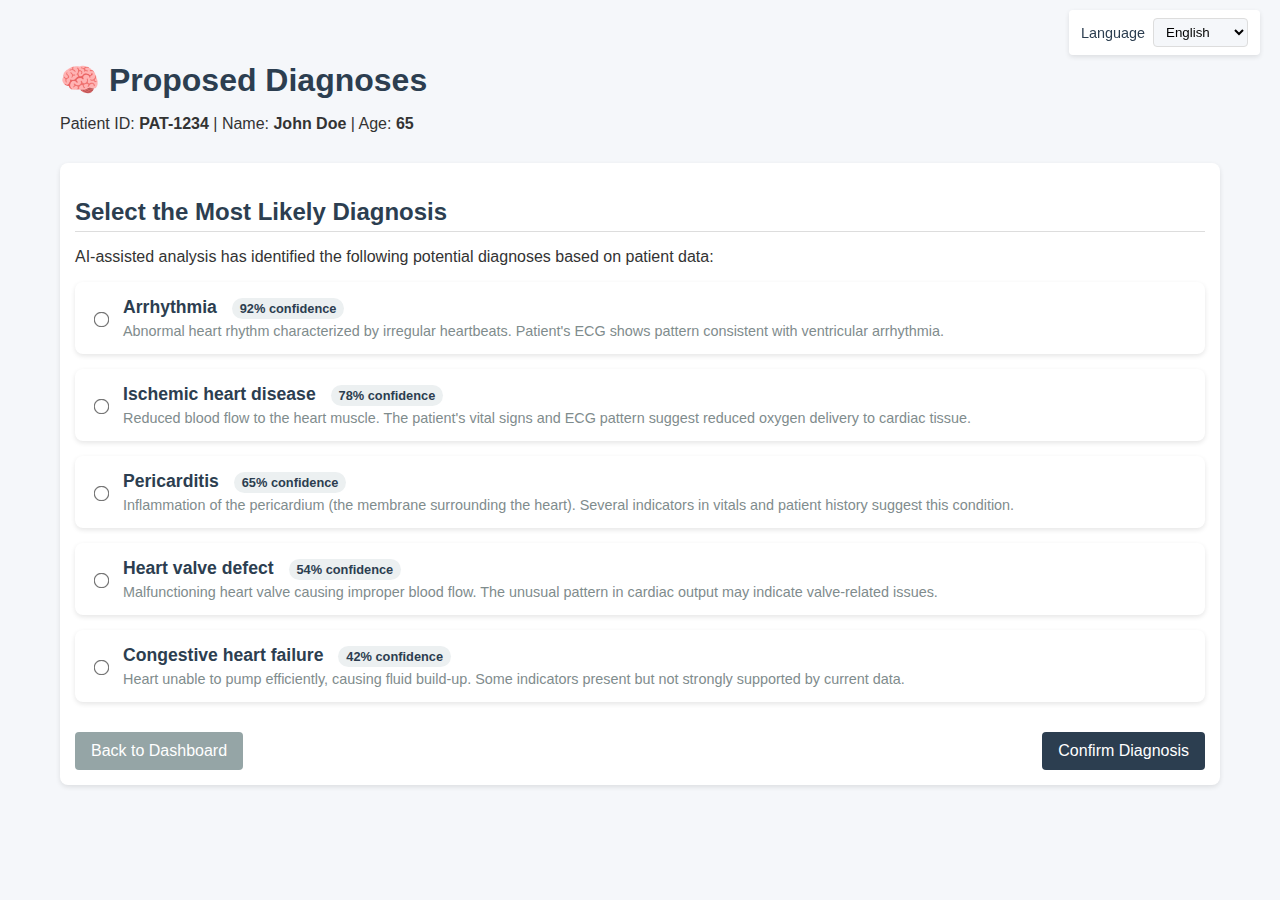
<file: medications.html>
<!DOCTYPE html>
<html lang="en">
<head>
    <meta charset="UTF-8">
    <meta name="viewport" content="width=device-width, initial-scale=1.0">
    <title data-i18n="proposedTreatments">Patient Treatment Selection</title>
    <link rel="stylesheet" href="language-switcher.css">
    <style>
        body {
            font-family: 'Segoe UI', Tahoma, Geneva, Verdana, sans-serif;
            margin: 0;
            padding: 20px;
            background-color: #f5f7fa;
            color: #333;
            box-sizing: border-box;
        }
        *, *:before, *:after {
            box-sizing: inherit;
        }
        header {
            margin-bottom: 30px;
            width: 100%;
        }
        h1 {
            color: #2c3e50;
            margin-bottom: 10px;
        }
        h2 {
            color: #2c3e50;
            margin-bottom: 15px;
            padding-bottom: 5px;
            border-bottom: 1px solid #ddd;
        }
        .section {
            background-color: white;
            border-radius: 8px;
            padding: 15px;
            box-shadow: 0 2px 5px rgba(0,0,0,0.1);
            margin-bottom: 20px;
            width: 100%;
        }
        .page-container {
            max-width: 1200px;
            margin: 0 auto;
            padding: 20px;
        }
        
        /* Button styles */
        .btn {
            padding: 10px 16px;
            font-size: 1rem;
            font-weight: 500;
            border: none;
            border-radius: 4px;
            cursor: pointer;
            transition: all 0.2s ease;
            text-decoration: none;
            display: inline-block;
            text-align: center;
        }
        
        .btn-primary {
            background-color: #2c3e50;
            color: white;
        }
        
        .btn-primary:hover {
            background-color: #1a252f;
            transform: translateY(-2px);
            box-shadow: 0 4px 8px rgba(0,0,0,0.1);
        }
        
        .btn-secondary {
            background-color: #95a5a6;
            color: white;
        }
        
        .btn-secondary:hover {
            background-color: #7f8c8d;
            transform: translateY(-2px);
            box-shadow: 0 4px 8px rgba(0,0,0,0.1);
        }
        
        /* Medication step styles */
        .medication-card {
            background-color: white;
            border-radius: 8px;
            margin-bottom: 20px;
            padding: 20px;
            box-shadow: 0 2px 5px rgba(0,0,0,0.1);
        }
        
        .medication-header {
            display: flex;
            align-items: center;
            margin-bottom: 15px;
        }
        
        .medication-name {
            font-weight: 600;
            font-size: 1.2rem;
            color: #2c3e50;
            flex: 1;
        }
        
        .medication-meta {
            display: flex;
            gap: 15px;
            margin-bottom: 15px;
        }
        
        .medication-meta-item {
            background-color: #f5f7fa;
            padding: 8px 12px;
            border-radius: 4px;
            font-size: 0.9rem;
        }
        
        .medication-cost {
            color: #16a085;
        }
        
        .medication-stock {
            color: #d35400;
        }
        
        .medication-form-group {
            margin-bottom: 15px;
        }
        
        .medication-label {
            display: block;
            margin-bottom: 5px;
            font-weight: 500;
            color: #2c3e50;
        }
        
        .medication-select, .medication-input {
            width: 100%;
            padding: 8px 12px;
            border: 1px solid #ddd;
            border-radius: 4px;
            font-size: 1rem;
        }
        
        .medication-checkbox {
            margin-right: 10px;
            transform: scale(1.2);
        }
        
        /* Navigation buttons */
        .nav-buttons {
            display: flex;
            justify-content: space-between;
            margin-top: 30px;
        }
    </style>
</head>
<body>
    <div class="page-container">
        <header>
            <h1 data-i18n="proposedTreatments">💊 Proposed Treatments</h1>
            <p><span data-i18n="patientId">Patient ID</span>: <strong id="patientId">PAT-1234</strong> | <span data-i18n="patientName">Name</span>: <strong id="patientName">John Doe</strong> | <span data-i18n="patientAge">Age</span>: <strong id="patientAge">65</strong></p>
            <p><span data-i18n="selectedDiagnosis">Selected Diagnosis</span>: <strong id="selectedDiagnosis">-</strong></p>
        </header>
        
        <div class="section">
            <h2 data-i18n="selectMedications">Select Medications and Treatment</h2>
            <p data-i18n="basedOnDiagnosis">Based on the selected diagnosis, these medications and treatments are recommended:</p>
            
            <form id="medicationForm">
                <!-- Medication 1 -->
                <div class="medication-card">
                    <div class="medication-header">
                        <label class="medication-name">
                            <input type="checkbox" class="medication-checkbox" name="medications" value="Lidocaine">
                            <span data-i18n="lidocaine">Lidocaine</span>
                        </label>
                    </div>
                    
                    <div class="medication-meta">
                        <div class="medication-meta-item medication-cost"><span data-i18n="approxCost">Approx. Cost</span>: $120</div>
                        <div class="medication-meta-item medication-stock"><span data-i18n="stock">Stock</span>: 24 <span data-i18n="units">units</span></div>
                    </div>
                    
                    <div class="medication-form-group">
                        <label class="medication-label" data-i18n="deliveryMethod">Delivery Method:</label>
                        <select class="medication-select" name="lidocaine-delivery">
                            <option value="tube" data-i18n="automatedTube">Automated Tube Delivery</option>
                            <option value="nurse" data-i18n="byNurse">By Nurse</option>
                        </select>
                    </div>
                    
                    <div class="medication-form-group">
                        <label class="medication-label" data-i18n="targetRoom">Target Operation Room:</label>
                        <select class="medication-select" name="lidocaine-room">
                            <option value="OR1" data-i18n="operationRoom1">Operation Room 1</option>
                            <option value="OR2" data-i18n="operationRoom2">Operation Room 2</option>
                            <option value="OR3" data-i18n="operationRoom3">Operation Room 3</option>
                            <option value="ICU" data-i18n="icu">Intensive Care Unit</option>
                        </select>
                    </div>
                    
                    <div class="medication-form-group">
                        <label class="medication-label" data-i18n="extraInstructions">Extra Instructions:</label>
                        <textarea class="medication-input" name="lidocaine-instructions" rows="2" placeholder="Enter specific dosage or administration notes" data-i18n="instructionsPlaceholder"></textarea>
                    </div>
                </div>
                
                <!-- Medication 2 -->
                <div class="medication-card">
                    <div class="medication-header">
                        <label class="medication-name">
                            <input type="checkbox" class="medication-checkbox" name="medications" value="Beta-blockers">
                            <span data-i18n="betaBlockers">Beta-blockers (Metoprolol)</span>
                        </label>
                    </div>
                    
                    <div class="medication-meta">
                        <div class="medication-meta-item medication-cost"><span data-i18n="approxCost">Approx. Cost</span>: $85</div>
                        <div class="medication-meta-item medication-stock"><span data-i18n="stock">Stock</span>: 38 <span data-i18n="units">units</span></div>
                    </div>
                    
                    <div class="medication-form-group">
                        <label class="medication-label" data-i18n="deliveryMethod">Delivery Method:</label>
                        <select class="medication-select" name="betablockers-delivery">
                            <option value="tube" data-i18n="automatedTube">Automated Tube Delivery</option>
                            <option value="nurse" data-i18n="byNurse">By Nurse</option>
                        </select>
                    </div>
                    
                    <div class="medication-form-group">
                        <label class="medication-label" data-i18n="targetRoom">Target Operation Room:</label>
                        <select class="medication-select" name="betablockers-room">
                            <option value="OR1" data-i18n="operationRoom1">Operation Room 1</option>
                            <option value="OR2" data-i18n="operationRoom2">Operation Room 2</option>
                            <option value="OR3" data-i18n="operationRoom3">Operation Room 3</option>
                            <option value="ICU" data-i18n="icu">Intensive Care Unit</option>
                        </select>
                    </div>
                    
                    <div class="medication-form-group">
                        <label class="medication-label" data-i18n="extraInstructions">Extra Instructions:</label>
                        <textarea class="medication-input" name="betablockers-instructions" rows="2" placeholder="Enter specific dosage or administration notes" data-i18n="instructionsPlaceholder"></textarea>
                    </div>
                </div>
                
                <!-- Medication 3 -->
                <div class="medication-card">
                    <div class="medication-header">
                        <label class="medication-name">
                            <input type="checkbox" class="medication-checkbox" name="medications" value="Defibrillation kit">
                            <span data-i18n="defibrillationKit">Defibrillation Kit</span>
                        </label>
                    </div>
                    
                    <div class="medication-meta">
                        <div class="medication-meta-item medication-cost"><span data-i18n="approxCost">Approx. Cost</span>: $350</div>
                        <div class="medication-meta-item medication-stock"><span data-i18n="stock">Stock</span>: 12 <span data-i18n="units">units</span></div>
                    </div>
                    
                    <div class="medication-form-group">
                        <label class="medication-label" data-i18n="deliveryMethod">Delivery Method:</label>
                        <select class="medication-select" name="defib-delivery">
                            <option value="tube" data-i18n="automatedTube">Automated Tube Delivery</option>
                            <option value="nurse" data-i18n="byNurse">By Nurse</option>
                        </select>
                    </div>
                    
                    <div class="medication-form-group">
                        <label class="medication-label" data-i18n="targetRoom">Target Operation Room:</label>
                        <select class="medication-select" name="defib-room">
                            <option value="OR1" data-i18n="operationRoom1">Operation Room 1</option>
                            <option value="OR2" data-i18n="operationRoom2">Operation Room 2</option>
                            <option value="OR3" data-i18n="operationRoom3">Operation Room 3</option>
                            <option value="ICU" data-i18n="icu">Intensive Care Unit</option>
                        </select>
                    </div>
                    
                    <div class="medication-form-group">
                        <label class="medication-label" data-i18n="extraInstructions">Extra Instructions:</label>
                        <textarea class="medication-input" name="defib-instructions" rows="2" placeholder="Enter specific dosage or administration notes" data-i18n="instructionsPlaceholder"></textarea>
                    </div>
                </div>
            </form>
            
            <div class="nav-buttons">
                <a href="diagnosis.html" class="btn btn-secondary" data-i18n="back">Back</a>
                <button id="confirmMedications" class="btn btn-primary" data-i18n="confirmAndProceed">Confirm and Proceed to Authorization</button>
            </div>
        </div>
    </div>

    <script src="translations.js"></script>
    <script>
        // Handle medication confirmation and redirect to authorization page
        document.getElementById('confirmMedications').addEventListener('click', function() {
            // Get selected medications
            const selectedMedications = document.querySelectorAll('input[name="medications"]:checked');
            
            if (selectedMedications.length === 0) {
                alert(getTranslation('atLeastOneMedication'));
                return;
            }
            
            // Collect all medication data
            const medicationsData = [];
            selectedMedications.forEach(checkbox => {
                const medicationCard = checkbox.closest('.medication-card');
                const medicationName = checkbox.value;
                
                // Get delivery method and room
                const deliveryMethod = medicationCard.querySelector('select[name$="-delivery"]').value;
                const room = medicationCard.querySelector('select[name$="-room"]').value;
                const instructions = medicationCard.querySelector('textarea[name$="-instructions"]').value;
                
                // Add to medications data
                medicationsData.push({
                    name: medicationName,
                    delivery: deliveryMethod,
                    room: room,
                    instructions: instructions
                });
            });
            
            // Store the selected medications in localStorage
            localStorage.setItem('selectedMedications', JSON.stringify(medicationsData));
            
            // Navigate to the authorization page
            window.location.href = 'authorization.html';
        });

        // Load patient and diagnosis info from localStorage
        document.addEventListener('DOMContentLoaded', function() {
            const diagnosis = localStorage.getItem('selectedDiagnosis');
            if (diagnosis) {
                document.getElementById('selectedDiagnosis').textContent = diagnosis;
            } else {
                // If no diagnosis is found, redirect back to diagnosis page
                alert(getTranslation('diagnosisRequired'));
                window.location.href = 'diagnosis.html';
                return;
            }
            
            const patientId = localStorage.getItem('patientId');
            const patientName = localStorage.getItem('patientName');
            const patientAge = localStorage.getItem('patientAge');
            
            if (patientId) document.getElementById('patientId').textContent = patientId;
            if (patientName) document.getElementById('patientName').textContent = patientName;
            if (patientAge) document.getElementById('patientAge').textContent = patientAge;
        });
    </script>
</body>
</html>
</file>
<file: language-switcher.css>
/* Language switcher styles */
.language-switcher {
    position: fixed;
    top: 10px;
    right: 20px;
    background-color: #fff;
    padding: 8px 12px;
    border-radius: 4px;
    box-shadow: 0 2px 5px rgba(0,0,0,0.1);
    z-index: 1000;
    display: flex;
    align-items: center;
    font-size: 0.9rem;
}

.language-switcher label {
    margin-right: 8px;
    color: #2c3e50;
    font-weight: 500;
}

.language-switcher select {
    padding: 5px 8px;
    border: 1px solid #ddd;
    border-radius: 4px;
    background-color: #f5f7fa;
    cursor: pointer;
    outline: none;
}

.language-switcher select:hover {
    border-color: #bbb;
}

.language-switcher select:focus {
    border-color: #3498db;
    box-shadow: 0 0 0 2px rgba(52, 152, 219, 0.2);
}

/* Responsive adjustments */
@media (max-width: 768px) {
    .language-switcher {
        position: static;
        margin: 10px 0;
        width: 100%;
        justify-content: flex-end;
    }
}
</file>
